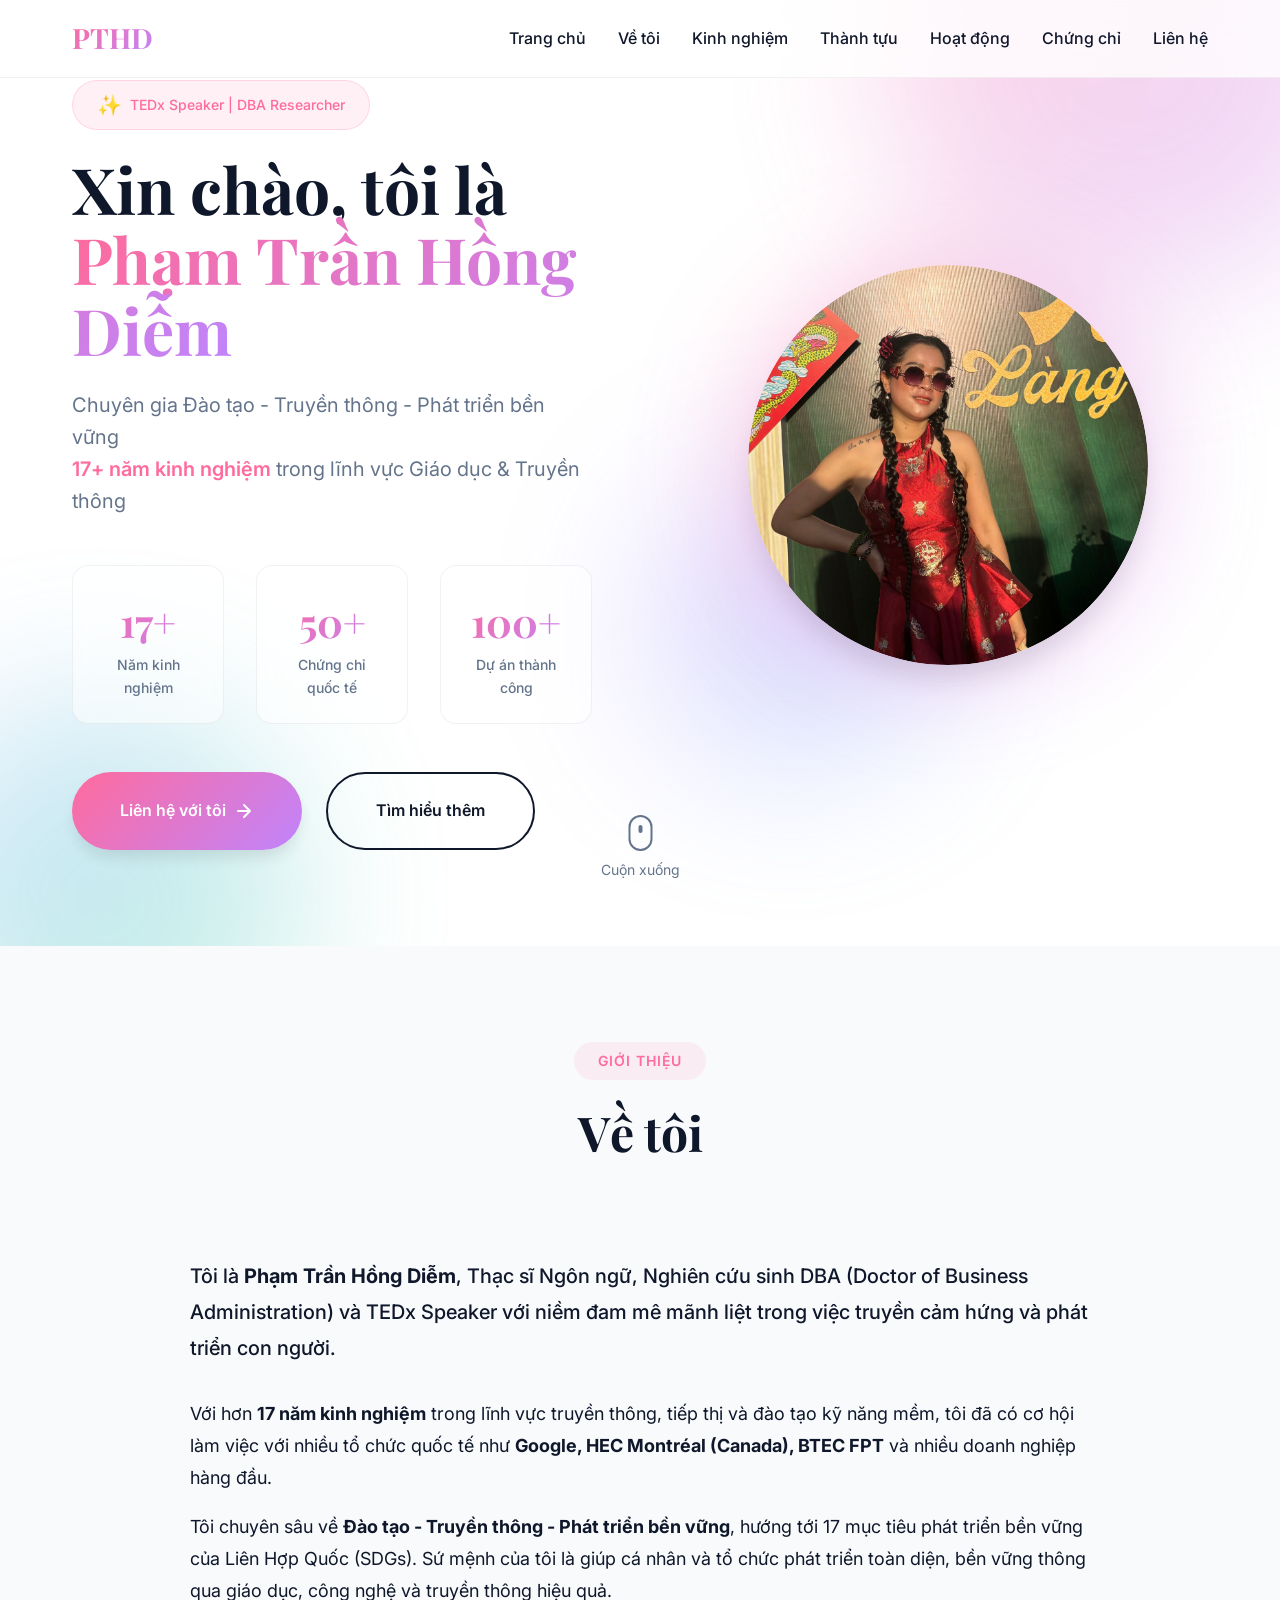
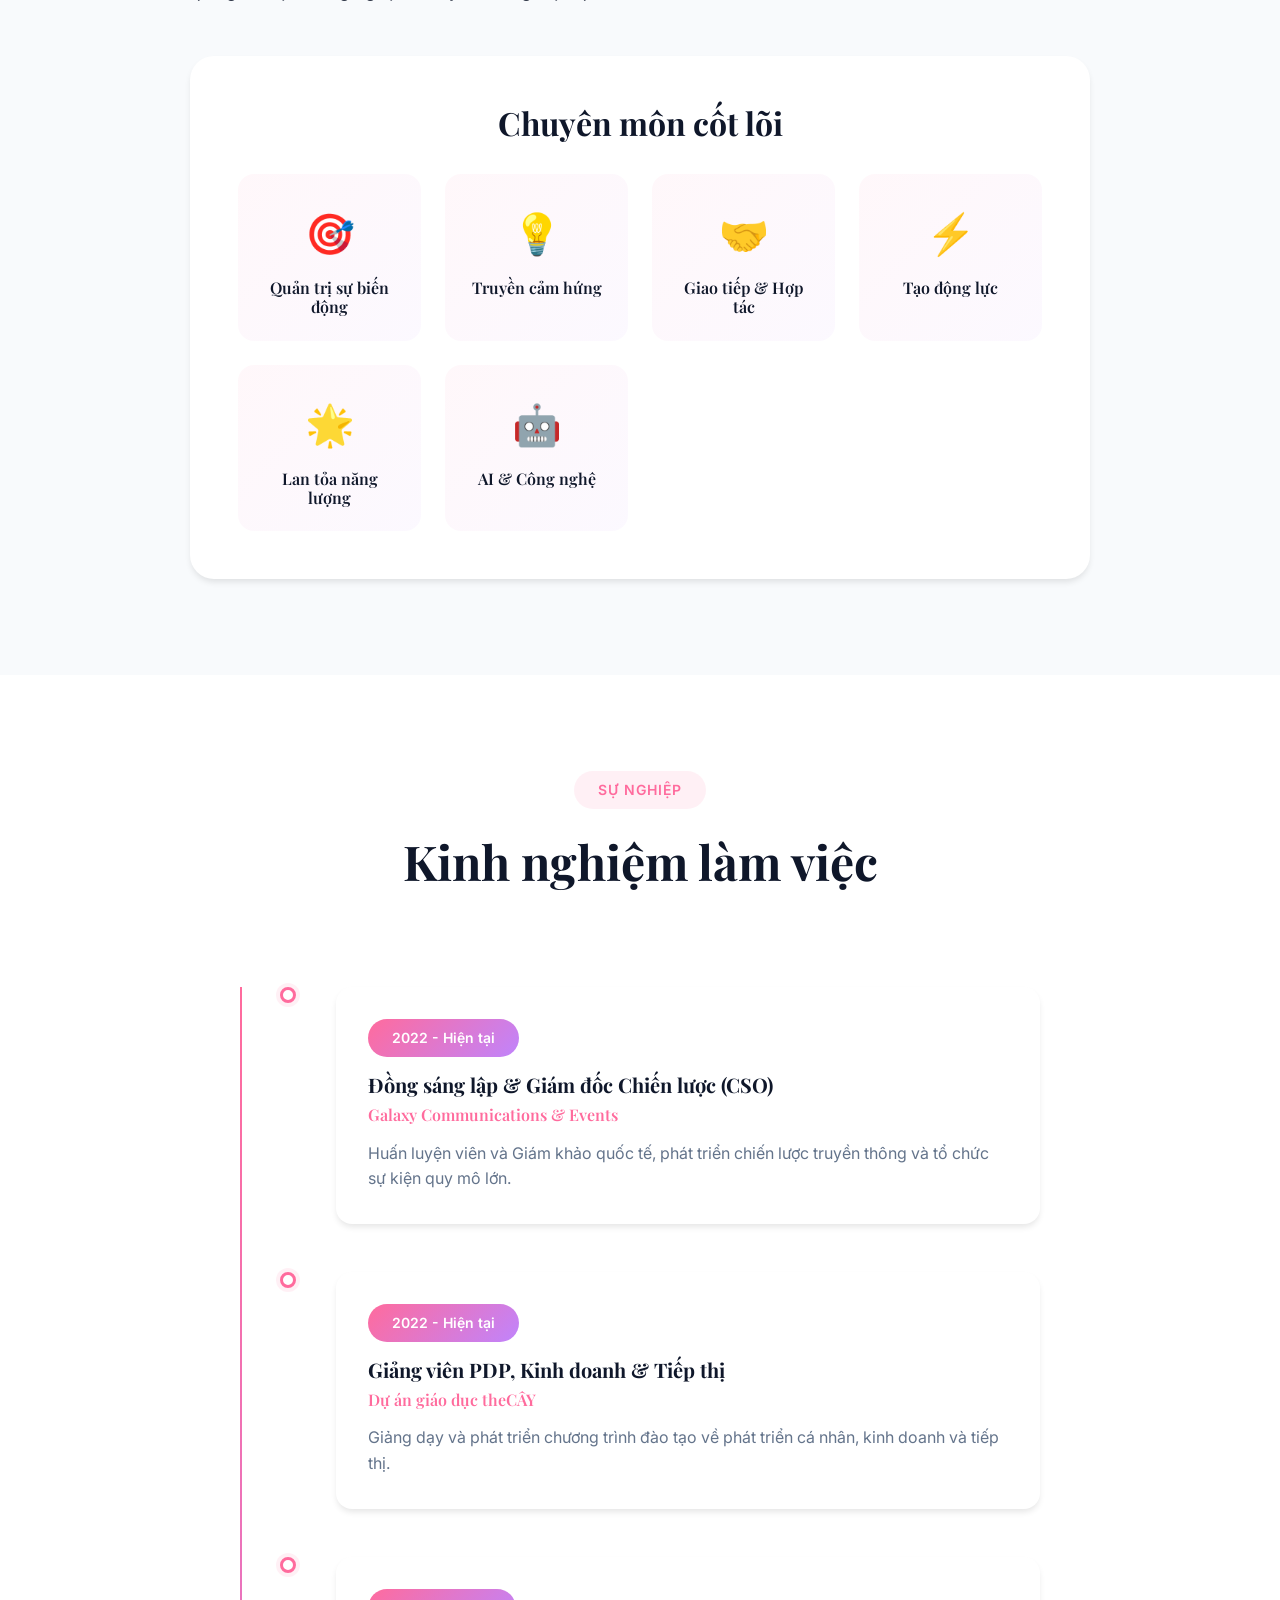
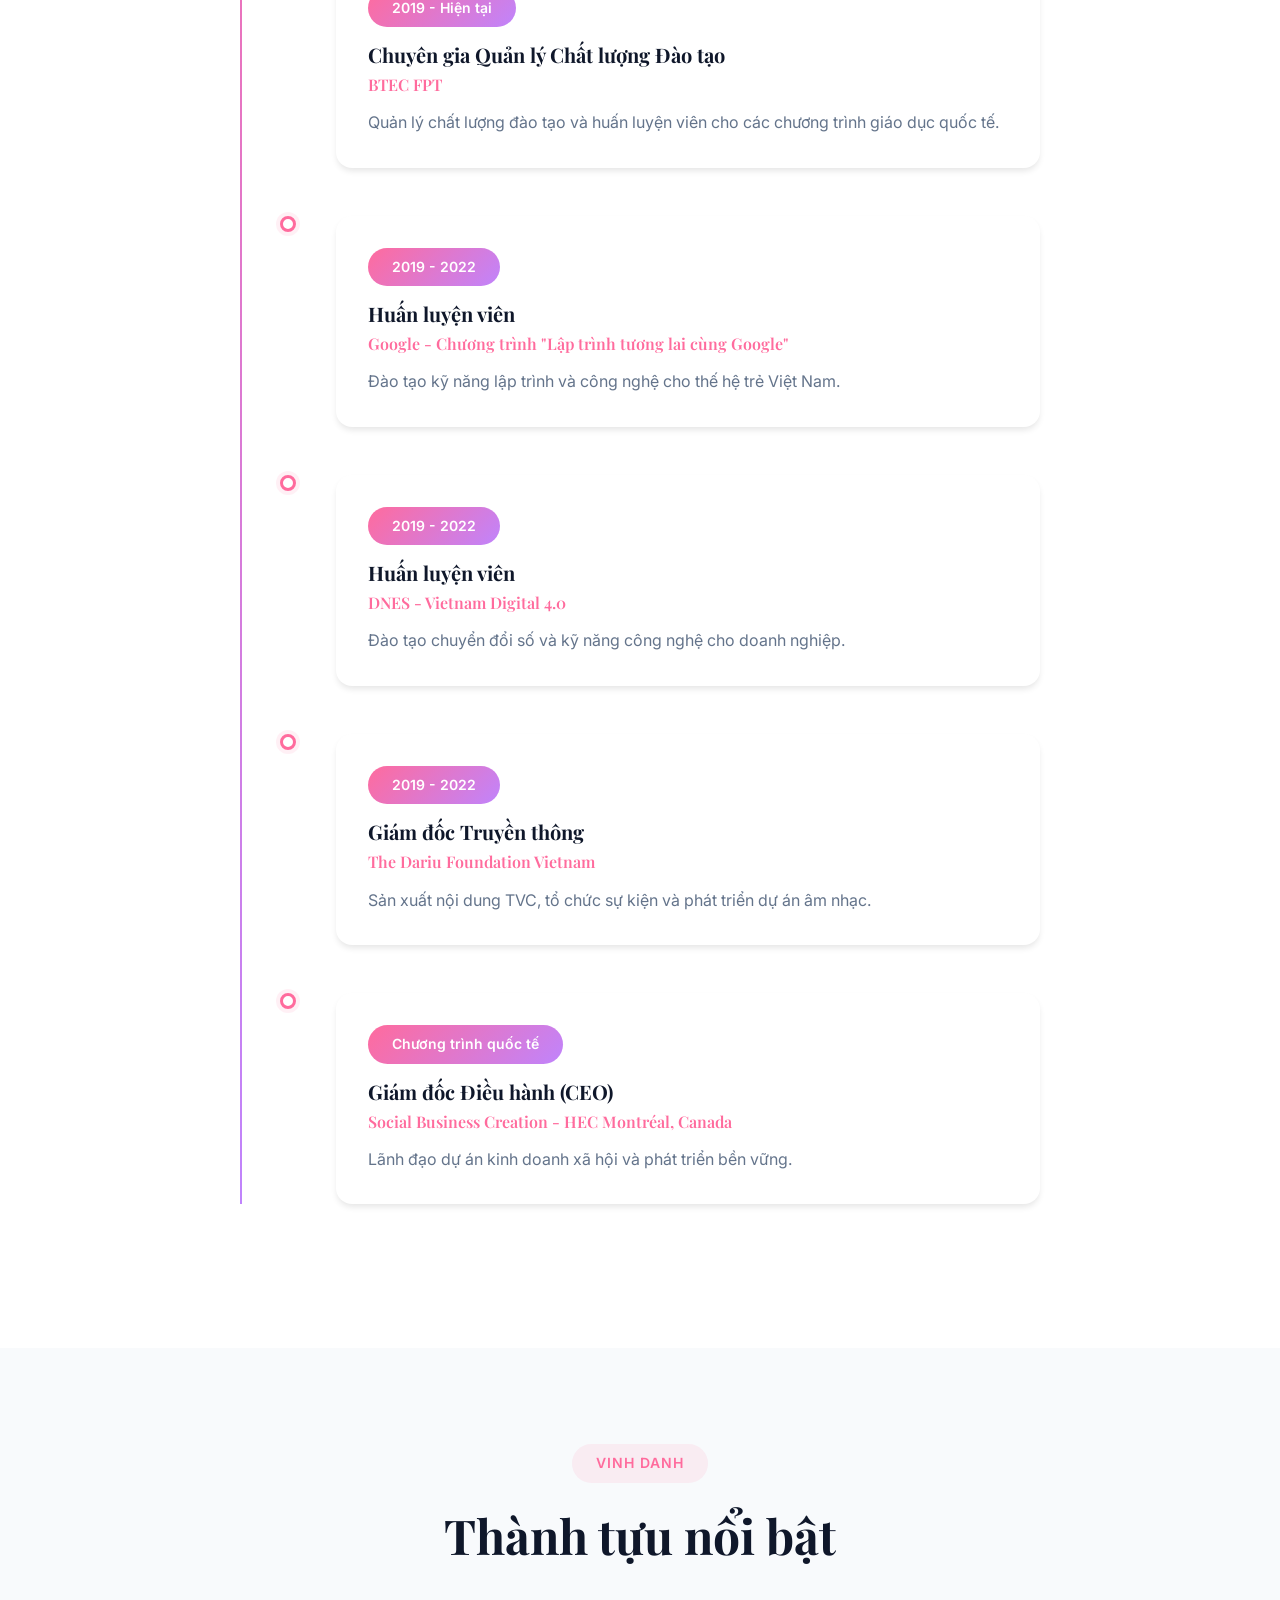
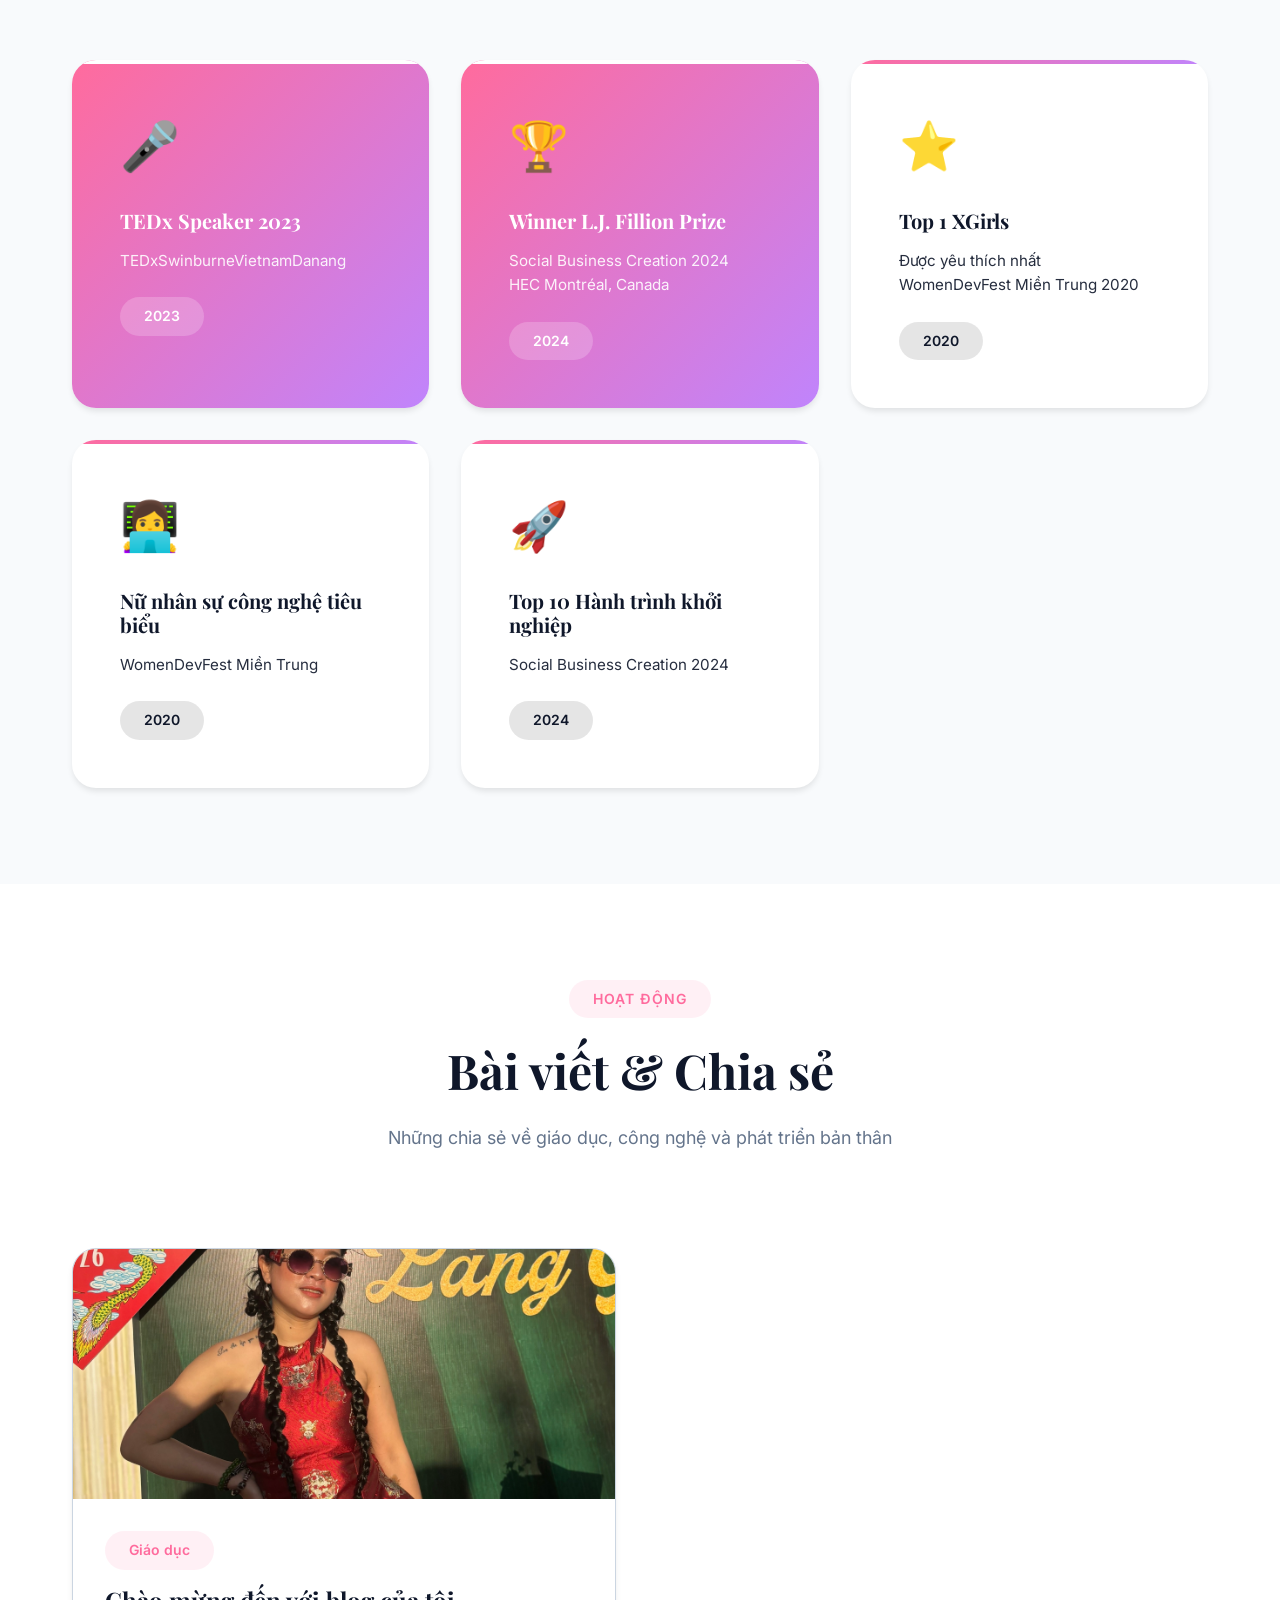
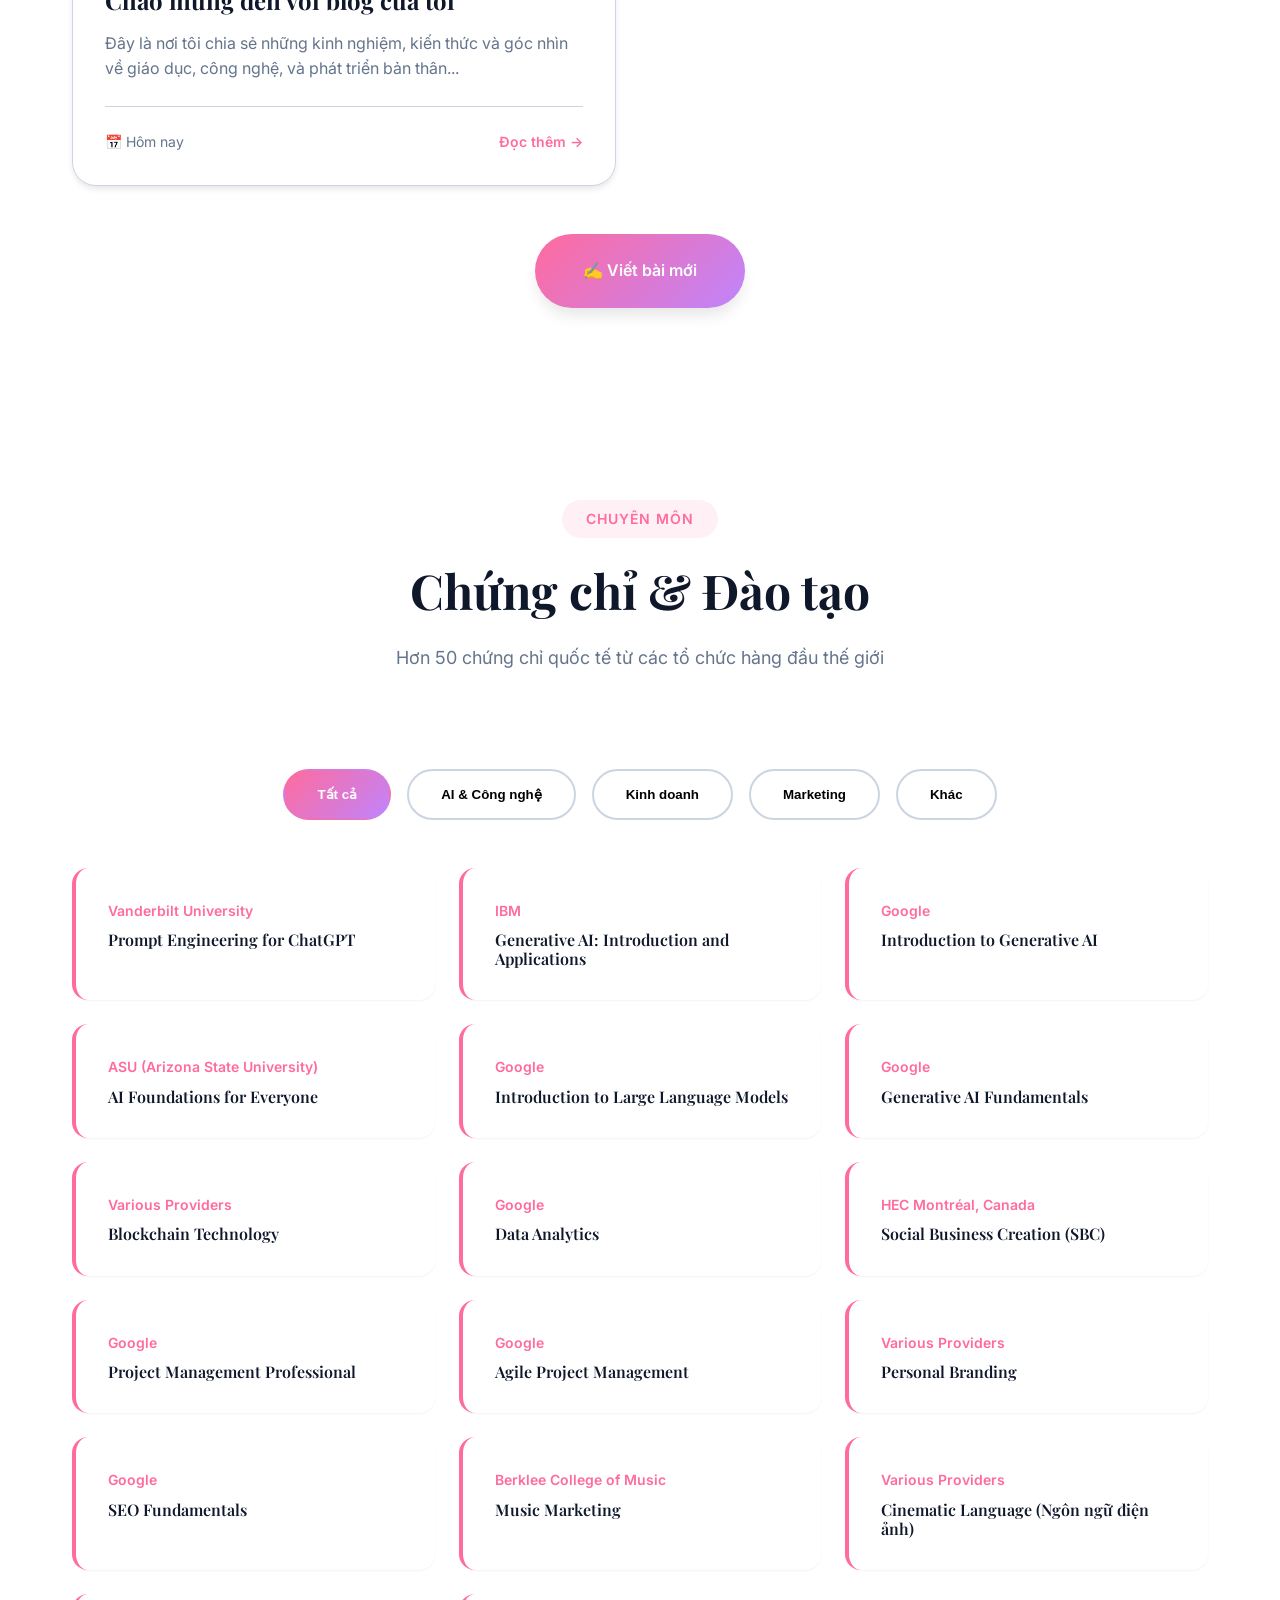
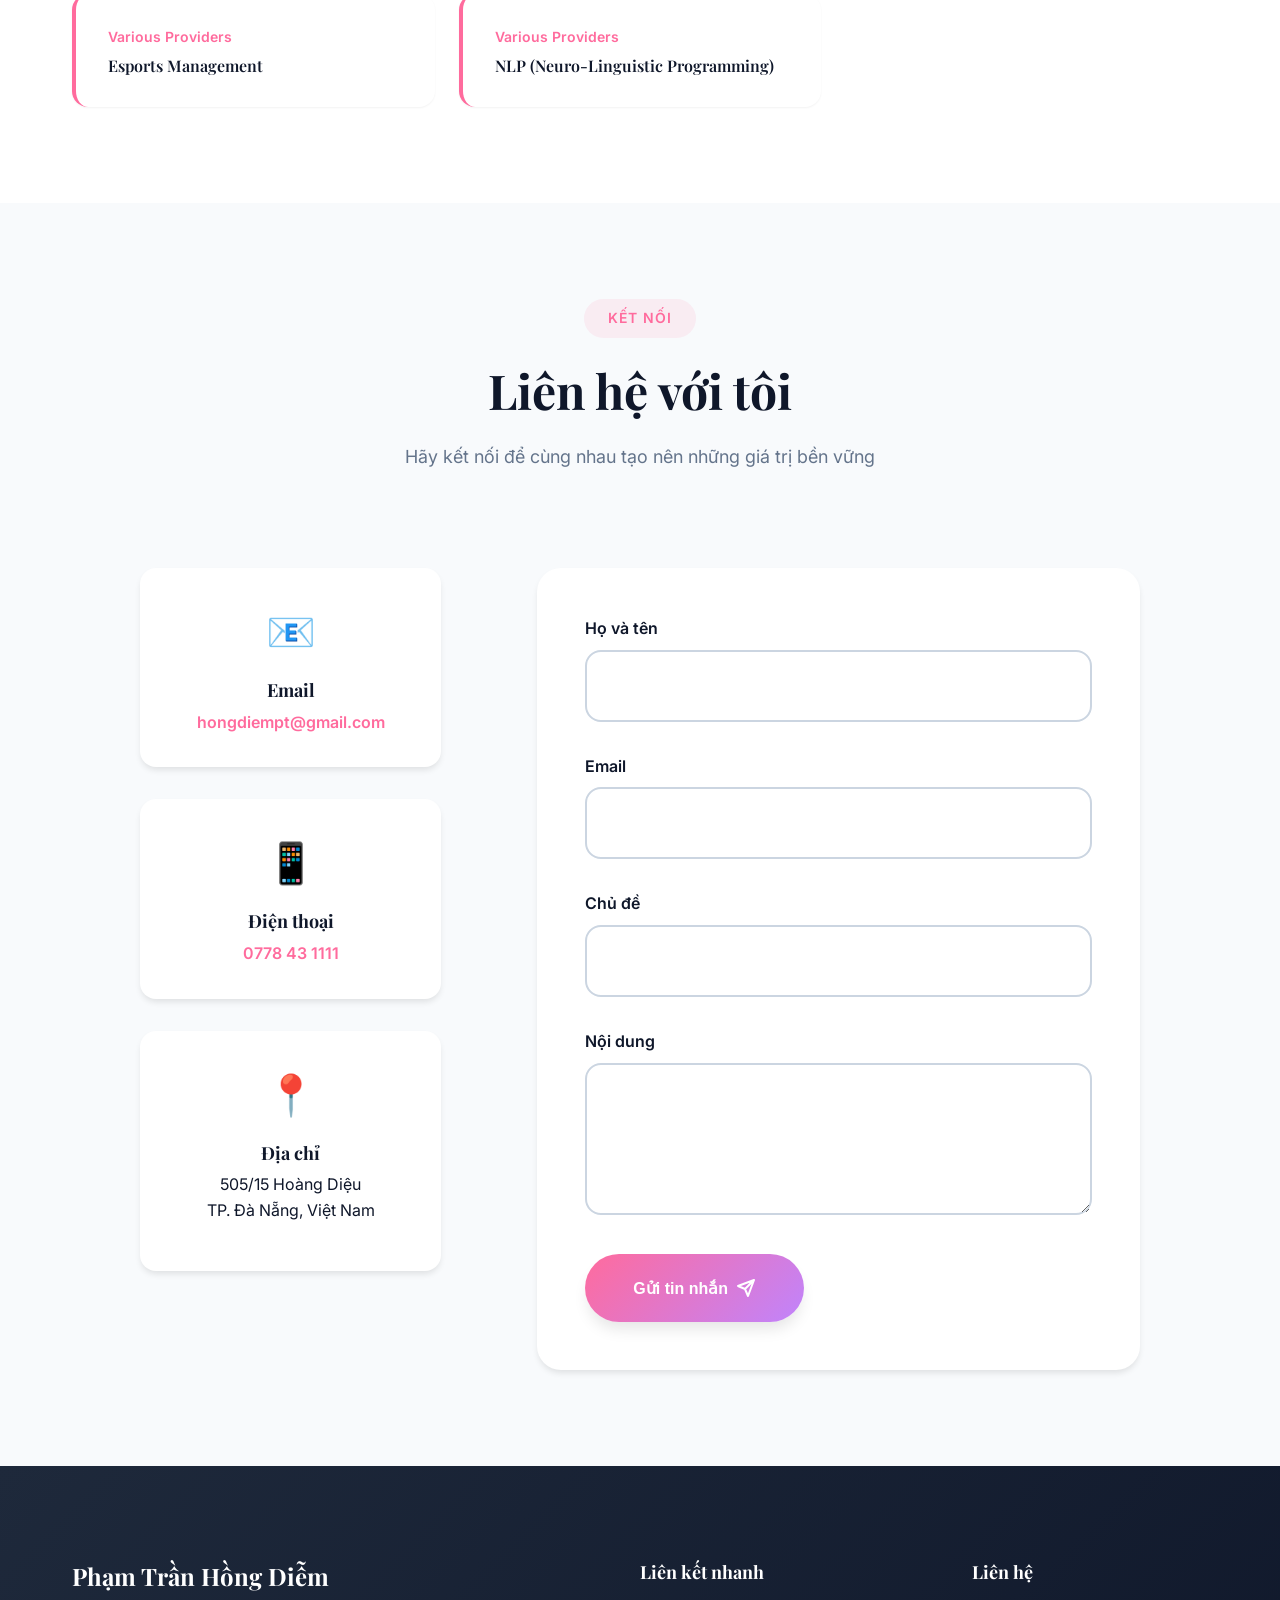
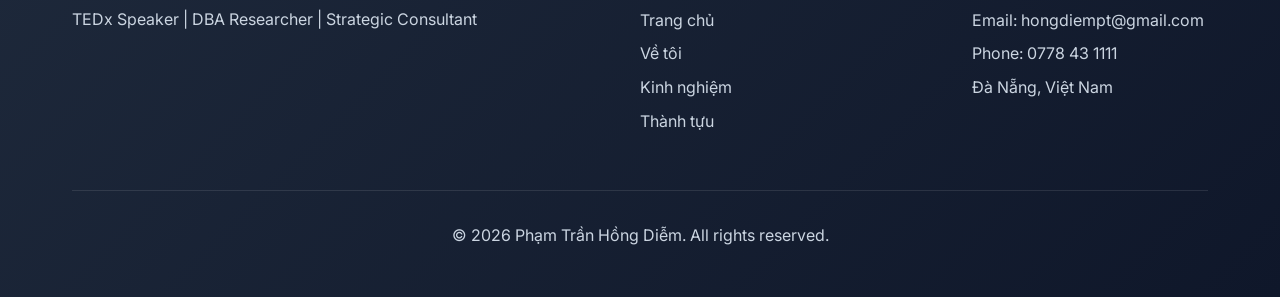
<file: index.html>
<!DOCTYPE html>
<html lang="vi">

<head>
    <meta charset="UTF-8">
    <meta name="viewport" content="width=device-width, initial-scale=1.0">
    <meta name="description"
        content="Phạm Trần Hồng Diễm - Chuyên gia Đào tạo, Truyền thông & Phát triển bền vững. TEDx Speaker, DBA Researcher với hơn 17 năm kinh nghiệm.">
    <meta name="keywords" content="Phạm Trần Hồng Diễm, TEDx Speaker, DBA, Đào tạo, Truyền thông, AI, Generative AI">
    <title>Phạm Trần Hồng Diễm | TEDx Speaker & Strategic Consultant</title>
    <link rel="preconnect" href="https://fonts.googleapis.com">
    <link rel="preconnect" href="https://fonts.gstatic.com" crossorigin>
    <link
        href="https://fonts.googleapis.com/css2?family=Inter:wght@300;400;500;600;700;800&family=Playfair+Display:wght@400;500;600;700&display=swap"
        rel="stylesheet">
    <link rel="stylesheet" href="styles.css">
</head>

<body>
    <!-- Navigation -->
    <nav class="navbar" id="navbar">
        <div class="container nav-container">
            <div class="logo">
                <span class="logo-text">PTHD</span>
            </div>
            <ul class="nav-menu" id="nav-menu">
                <li><a href="#home" class="nav-link">Trang chủ</a></li>
                <li><a href="#about" class="nav-link">Về tôi</a></li>
                <li><a href="#experience" class="nav-link">Kinh nghiệm</a></li>
                <li><a href="#achievements" class="nav-link">Thành tựu</a></li>
                <li><a href="#blog" class="nav-link">Hoạt động</a></li>
                <li><a href="#certifications" class="nav-link">Chứng chỉ</a></li>
                <li><a href="#contact" class="nav-link">Liên hệ</a></li>
            </ul>
            <div class="hamburger" id="hamburger">
                <span></span>
                <span></span>
                <span></span>
            </div>
        </div>
    </nav>

    <!-- Hero Section -->
    <section id="home" class="hero">
        <div class="hero-background">
            <div class="gradient-orb orb-1"></div>
            <div class="gradient-orb orb-2"></div>
            <div class="gradient-orb orb-3"></div>
        </div>
        <div class="container hero-container">
            <div class="hero-content">
                <div class="hero-badge">
                    <span class="badge-icon">✨</span>
                    <span>TEDx Speaker | DBA Researcher</span>
                </div>
                <h1 class="hero-title">
                    Xin chào, tôi là<br>
                    <span class="gradient-text">Phạm Trần Hồng Diễm</span>
                </h1>
                <p class="hero-subtitle">
                    Chuyên gia Đào tạo - Truyền thông - Phát triển bền vững<br>
                    <span class="highlight">17+ năm kinh nghiệm</span> trong lĩnh vực Giáo dục & Truyền thông
                </p>
                <div class="hero-stats">
                    <div class="stat-item">
                        <div class="stat-number">17+</div>
                        <div class="stat-label">Năm kinh nghiệm</div>
                    </div>
                    <div class="stat-item">
                        <div class="stat-number">50+</div>
                        <div class="stat-label">Chứng chỉ quốc tế</div>
                    </div>
                    <div class="stat-item">
                        <div class="stat-number">100+</div>
                        <div class="stat-label">Dự án thành công</div>
                    </div>
                </div>
                <div class="hero-cta">
                    <a href="#contact" class="btn btn-primary">
                        <span>Liên hệ với tôi</span>
                        <svg width="20" height="20" viewBox="0 0 20 20" fill="none">
                            <path d="M4 10H16M16 10L10 4M16 10L10 16" stroke="currentColor" stroke-width="2"
                                stroke-linecap="round" stroke-linejoin="round" />
                        </svg>
                    </a>
                    <a href="#about" class="btn btn-secondary">
                        <span>Tìm hiểu thêm</span>
                    </a>
                </div>
            </div>
            <div class="hero-image">
                <div class="image-wrapper">
                    <div class="image-glow"></div>
                    <div class="profile-placeholder">
                        <img src="images/profile_photo.jpg" alt="Phạm Trần Hồng Diễm" class="profile-img">
                    </div>
                </div>
            </div>
        </div>
        <div class="scroll-indicator">
            <div class="mouse">
                <div class="wheel"></div>
            </div>
            <p>Cuộn xuống</p>
        </div>
    </section>

    <!-- About Section -->
    <section id="about" class="about">
        <div class="container">
            <div class="section-header">
                <span class="section-tag">Giới thiệu</span>
                <h2 class="section-title">Về tôi</h2>
            </div>
            <div class="about-content">
                <div class="about-text">
                    <p class="lead">
                        Tôi là <strong>Phạm Trần Hồng Diễm</strong>, Thạc sĩ Ngôn ngữ, Nghiên cứu sinh DBA (Doctor of
                        Business Administration) và TEDx Speaker với niềm đam mê mãnh liệt trong việc truyền cảm hứng và
                        phát triển con người.
                    </p>
                    <p>
                        Với hơn <strong>17 năm kinh nghiệm</strong> trong lĩnh vực truyền thông, tiếp thị và đào tạo kỹ
                        năng mềm, tôi đã có cơ hội làm việc với nhiều tổ chức quốc tế như <strong>Google, HEC Montréal
                            (Canada), BTEC FPT</strong> và nhiều doanh nghiệp hàng đầu.
                    </p>
                    <p>
                        Tôi chuyên sâu về <strong>Đào tạo - Truyền thông - Phát triển bền vững</strong>, hướng tới 17
                        mục tiêu phát triển bền vững của Liên Hợp Quốc (SDGs). Sứ mệnh của tôi là giúp cá nhân và tổ
                        chức phát triển toàn diện, bền vững thông qua giáo dục, công nghệ và truyền thông hiệu quả.
                    </p>
                    <div class="skills-highlight">
                        <h3>Chuyên môn cốt lõi</h3>
                        <div class="skills-grid">
                            <div class="skill-card">
                                <div class="skill-icon">🎯</div>
                                <h4>Quản trị sự biến động</h4>
                            </div>
                            <div class="skill-card">
                                <div class="skill-icon">💡</div>
                                <h4>Truyền cảm hứng</h4>
                            </div>
                            <div class="skill-card">
                                <div class="skill-icon">🤝</div>
                                <h4>Giao tiếp & Hợp tác</h4>
                            </div>
                            <div class="skill-card">
                                <div class="skill-icon">⚡</div>
                                <h4>Tạo động lực</h4>
                            </div>
                            <div class="skill-card">
                                <div class="skill-icon">🌟</div>
                                <h4>Lan tỏa năng lượng</h4>
                            </div>
                            <div class="skill-card">
                                <div class="skill-icon">🤖</div>
                                <h4>AI & Công nghệ</h4>
                            </div>
                        </div>
                    </div>
                </div>
            </div>
        </div>
    </section>

    <!-- Experience Section -->
    <section id="experience" class="experience">
        <div class="container">
            <div class="section-header">
                <span class="section-tag">Sự nghiệp</span>
                <h2 class="section-title">Kinh nghiệm làm việc</h2>
            </div>
            <div class="timeline">
                <div class="timeline-item">
                    <div class="timeline-marker"></div>
                    <div class="timeline-content">
                        <span class="timeline-date">2022 - Hiện tại</span>
                        <h3>Đồng sáng lập & Giám đốc Chiến lược (CSO)</h3>
                        <h4>Galaxy Communications & Events</h4>
                        <p>Huấn luyện viên và Giám khảo quốc tế, phát triển chiến lược truyền thông và tổ chức sự kiện
                            quy mô lớn.</p>
                    </div>
                </div>
                <div class="timeline-item">
                    <div class="timeline-marker"></div>
                    <div class="timeline-content">
                        <span class="timeline-date">2022 - Hiện tại</span>
                        <h3>Giảng viên PDP, Kinh doanh & Tiếp thị</h3>
                        <h4>Dự án giáo dục theCÂY</h4>
                        <p>Giảng dạy và phát triển chương trình đào tạo về phát triển cá nhân, kinh doanh và tiếp thị.
                        </p>
                    </div>
                </div>
                <div class="timeline-item">
                    <div class="timeline-marker"></div>
                    <div class="timeline-content">
                        <span class="timeline-date">2019 - Hiện tại</span>
                        <h3>Chuyên gia Quản lý Chất lượng Đào tạo</h3>
                        <h4>BTEC FPT</h4>
                        <p>Quản lý chất lượng đào tạo và huấn luyện viên cho các chương trình giáo dục quốc tế.</p>
                    </div>
                </div>
                <div class="timeline-item">
                    <div class="timeline-marker"></div>
                    <div class="timeline-content">
                        <span class="timeline-date">2019 - 2022</span>
                        <h3>Huấn luyện viên</h3>
                        <h4>Google - Chương trình "Lập trình tương lai cùng Google"</h4>
                        <p>Đào tạo kỹ năng lập trình và công nghệ cho thế hệ trẻ Việt Nam.</p>
                    </div>
                </div>
                <div class="timeline-item">
                    <div class="timeline-marker"></div>
                    <div class="timeline-content">
                        <span class="timeline-date">2019 - 2022</span>
                        <h3>Huấn luyện viên</h3>
                        <h4>DNES - Vietnam Digital 4.0</h4>
                        <p>Đào tạo chuyển đổi số và kỹ năng công nghệ cho doanh nghiệp.</p>
                    </div>
                </div>
                <div class="timeline-item">
                    <div class="timeline-marker"></div>
                    <div class="timeline-content">
                        <span class="timeline-date">2019 - 2022</span>
                        <h3>Giám đốc Truyền thông</h3>
                        <h4>The Dariu Foundation Vietnam</h4>
                        <p>Sản xuất nội dung TVC, tổ chức sự kiện và phát triển dự án âm nhạc.</p>
                    </div>
                </div>
                <div class="timeline-item">
                    <div class="timeline-marker"></div>
                    <div class="timeline-content">
                        <span class="timeline-date">Chương trình quốc tế</span>
                        <h3>Giám đốc Điều hành (CEO)</h3>
                        <h4>Social Business Creation - HEC Montréal, Canada</h4>
                        <p>Lãnh đạo dự án kinh doanh xã hội và phát triển bền vững.</p>
                    </div>
                </div>
            </div>
        </div>
    </section>

    <!-- Achievements Section -->
    <section id="achievements" class="achievements">
        <div class="container">
            <div class="section-header">
                <span class="section-tag">Vinh danh</span>
                <h2 class="section-title">Thành tựu nổi bật</h2>
            </div>
            <div class="achievements-grid">
                <div class="achievement-card featured">
                    <div class="achievement-icon">🎤</div>
                    <h3>TEDx Speaker 2023</h3>
                    <p>TEDxSwinburneVietnamDanang</p>
                    <span class="achievement-year">2023</span>
                </div>
                <div class="achievement-card featured">
                    <div class="achievement-icon">🏆</div>
                    <h3>Winner L.J. Fillion Prize</h3>
                    <p>Social Business Creation 2024<br>HEC Montréal, Canada</p>
                    <span class="achievement-year">2024</span>
                </div>
                <div class="achievement-card">
                    <div class="achievement-icon">⭐</div>
                    <h3>Top 1 XGirls</h3>
                    <p>Được yêu thích nhất<br>WomenDevFest Miền Trung 2020</p>
                    <span class="achievement-year">2020</span>
                </div>
                <div class="achievement-card">
                    <div class="achievement-icon">👩‍💻</div>
                    <h3>Nữ nhân sự công nghệ tiêu biểu</h3>
                    <p>WomenDevFest Miền Trung</p>
                    <span class="achievement-year">2020</span>
                </div>
                <div class="achievement-card">
                    <div class="achievement-icon">🚀</div>
                    <h3>Top 10 Hành trình khởi nghiệp</h3>
                    <p>Social Business Creation 2024</p>
                    <span class="achievement-year">2024</span>
                </div>
            </div>
        </div>
    </section>

    <!-- Blog/Activities Section -->
    <section id="blog" class="blog">
        <div class="container">
            <div class="section-header">
                <span class="section-tag">Hoạt động</span>
                <h2 class="section-title">Bài viết & Chia sẻ</h2>
                <p class="section-description">Những chia sẻ về giáo dục, công nghệ và phát triển bản thân</p>
            </div>
            <div class="blog-grid" id="blog-grid">
                <!-- Blog posts will be loaded dynamically -->
                <div class="blog-card">
                    <div class="blog-thumbnail">
                        <img src="images/profile_photo.jpg" alt="Blog post">
                    </div>
                    <div class="blog-content">
                        <span class="blog-category">Giáo dục</span>
                        <h3>Chào mừng đến với blog của tôi</h3>
                        <p>Đây là nơi tôi chia sẻ những kinh nghiệm, kiến thức và góc nhìn về giáo dục, công nghệ, và
                            phát triển bản thân...</p>
                        <div class="blog-meta">
                            <span>📅 Hôm nay</span>
                            <a href="#" class="blog-read-more">Đọc thêm →</a>
                        </div>
                    </div>
                </div>
            </div>
            <div class="blog-cta">
                <a href="admin.html" class="btn btn-primary">✍️ Viết bài mới</a>
            </div>
        </div>
    </section>

    <!-- Certifications Section -->
    <section id="certifications" class="certifications">
        <div class="container">
            <div class="section-header">
                <span class="section-tag">Chuyên môn</span>
                <h2 class="section-title">Chứng chỉ & Đào tạo</h2>
                <p class="section-description">Hơn 50 chứng chỉ quốc tế từ các tổ chức hàng đầu thế giới</p>
            </div>
            <div class="cert-categories">
                <button class="cert-filter active" data-category="all">Tất cả</button>
                <button class="cert-filter" data-category="ai">AI & Công nghệ</button>
                <button class="cert-filter" data-category="business">Kinh doanh</button>
                <button class="cert-filter" data-category="marketing">Marketing</button>
                <button class="cert-filter" data-category="other">Khác</button>
            </div>
            <div class="cert-grid">
                <!-- AI & Technology -->
                <div class="cert-card" data-category="ai">
                    <div class="cert-provider">Vanderbilt University</div>
                    <h4>Prompt Engineering for ChatGPT</h4>
                </div>
                <div class="cert-card" data-category="ai">
                    <div class="cert-provider">IBM</div>
                    <h4>Generative AI: Introduction and Applications</h4>
                </div>
                <div class="cert-card" data-category="ai">
                    <div class="cert-provider">Google</div>
                    <h4>Introduction to Generative AI</h4>
                </div>
                <div class="cert-card" data-category="ai">
                    <div class="cert-provider">ASU (Arizona State University)</div>
                    <h4>AI Foundations for Everyone</h4>
                </div>
                <div class="cert-card" data-category="ai">
                    <div class="cert-provider">Google</div>
                    <h4>Introduction to Large Language Models</h4>
                </div>
                <div class="cert-card" data-category="ai">
                    <div class="cert-provider">Google</div>
                    <h4>Generative AI Fundamentals</h4>
                </div>
                <div class="cert-card" data-category="ai">
                    <div class="cert-provider">Various Providers</div>
                    <h4>Blockchain Technology</h4>
                </div>
                <div class="cert-card" data-category="ai">
                    <div class="cert-provider">Google</div>
                    <h4>Data Analytics</h4>
                </div>

                <!-- Business & Management -->
                <div class="cert-card" data-category="business">
                    <div class="cert-provider">HEC Montréal, Canada</div>
                    <h4>Social Business Creation (SBC)</h4>
                </div>
                <div class="cert-card" data-category="business">
                    <div class="cert-provider">Google</div>
                    <h4>Project Management Professional</h4>
                </div>
                <div class="cert-card" data-category="business">
                    <div class="cert-provider">Google</div>
                    <h4>Agile Project Management</h4>
                </div>
                <div class="cert-card" data-category="business">
                    <div class="cert-provider">Various Providers</div>
                    <h4>Personal Branding</h4>
                </div>

                <!-- Marketing -->
                <div class="cert-card" data-category="marketing">
                    <div class="cert-provider">Google</div>
                    <h4>SEO Fundamentals</h4>
                </div>
                <div class="cert-card" data-category="marketing">
                    <div class="cert-provider">Berklee College of Music</div>
                    <h4>Music Marketing</h4>
                </div>

                <!-- Other -->
                <div class="cert-card" data-category="other">
                    <div class="cert-provider">Various Providers</div>
                    <h4>Cinematic Language (Ngôn ngữ điện ảnh)</h4>
                </div>
                <div class="cert-card" data-category="other">
                    <div class="cert-provider">Various Providers</div>
                    <h4>Esports Management</h4>
                </div>
                <div class="cert-card" data-category="other">
                    <div class="cert-provider">Various Providers</div>
                    <h4>NLP (Neuro-Linguistic Programming)</h4>
                </div>
            </div>
        </div>
    </section>

    <!-- Contact Section -->
    <section id="contact" class="contact">
        <div class="container">
            <div class="section-header">
                <span class="section-tag">Kết nối</span>
                <h2 class="section-title">Liên hệ với tôi</h2>
                <p class="section-description">Hãy kết nối để cùng nhau tạo nên những giá trị bền vững</p>
            </div>
            <div class="contact-content">
                <div class="contact-info">
                    <div class="contact-card">
                        <div class="contact-icon">📧</div>
                        <h4>Email</h4>
                        <a href="mailto:hongdiempt@gmail.com">hongdiempt@gmail.com</a>
                    </div>
                    <div class="contact-card">
                        <div class="contact-icon">📱</div>
                        <h4>Điện thoại</h4>
                        <a href="tel:0778431111">0778 43 1111</a>
                    </div>
                    <div class="contact-card">
                        <div class="contact-icon">📍</div>
                        <h4>Địa chỉ</h4>
                        <p>505/15 Hoàng Diệu<br>TP. Đà Nẵng, Việt Nam</p>
                    </div>
                </div>
                <div class="contact-form-wrapper">
                    <form class="contact-form" id="contact-form">
                        <div class="form-group">
                            <label for="name">Họ và tên</label>
                            <input type="text" id="name" name="name" required>
                        </div>
                        <div class="form-group">
                            <label for="email">Email</label>
                            <input type="email" id="email" name="email" required>
                        </div>
                        <div class="form-group">
                            <label for="subject">Chủ đề</label>
                            <input type="text" id="subject" name="subject" required>
                        </div>
                        <div class="form-group">
                            <label for="message">Nội dung</label>
                            <textarea id="message" name="message" rows="5" required></textarea>
                        </div>
                        <button type="submit" class="btn btn-primary">
                            <span>Gửi tin nhắn</span>
                            <svg width="20" height="20" viewBox="0 0 20 20" fill="none">
                                <path d="M18 2L9 11M18 2L12 18L9 11M18 2L2 8L9 11" stroke="currentColor"
                                    stroke-width="2" stroke-linecap="round" stroke-linejoin="round" />
                            </svg>
                        </button>
                    </form>
                </div>
            </div>
        </div>
    </section>

    <!-- Footer -->
    <footer class="footer">
        <div class="container">
            <div class="footer-content">
                <div class="footer-brand">
                    <h3>Phạm Trần Hồng Diễm</h3>
                    <p>TEDx Speaker | DBA Researcher | Strategic Consultant</p>
                </div>
                <div class="footer-links">
                    <h4>Liên kết nhanh</h4>
                    <ul>
                        <li><a href="#home">Trang chủ</a></li>
                        <li><a href="#about">Về tôi</a></li>
                        <li><a href="#experience">Kinh nghiệm</a></li>
                        <li><a href="#achievements">Thành tựu</a></li>
                    </ul>
                </div>
                <div class="footer-contact">
                    <h4>Liên hệ</h4>
                    <p>Email: hongdiempt@gmail.com</p>
                    <p>Phone: 0778 43 1111</p>
                    <p>Đà Nẵng, Việt Nam</p>
                </div>
            </div>
            <div class="footer-bottom">
                <p>&copy; 2026 Phạm Trần Hồng Diễm. All rights reserved.</p>
            </div>
        </div>
    </footer>

    <script src="script.js"></script>
</body>

</html>
</file>
<file: styles.css>
/* ===== CSS Variables & Design System ===== */
:root {
    /* Colors */
    --color-primary: #FF6B9D;
    --color-primary-light: #FFB4D0;
    --color-primary-dark: #E84A7F;
    --color-secondary: #C084FC;
    --color-secondary-light: #E9D5FF;
    --color-accent: #60A5FA;
    --color-success: #34D399;

    /* Neutrals */
    --color-dark: #0F172A;
    --color-dark-light: #1E293B;
    --color-gray: #64748B;
    --color-gray-light: #CBD5E1;
    --color-white: #FFFFFF;
    --color-off-white: #F8FAFC;

    /* Gradients */
    --gradient-primary: linear-gradient(135deg, #FF6B9D 0%, #C084FC 100%);
    --gradient-secondary: linear-gradient(135deg, #60A5FA 0%, #34D399 100%);
    --gradient-dark: linear-gradient(135deg, #1E293B 0%, #0F172A 100%);

    /* Typography */
    --font-primary: 'Inter', -apple-system, BlinkMacSystemFont, 'Segoe UI', sans-serif;
    --font-display: 'Playfair Display', Georgia, serif;

    /* Spacing */
    --spacing-xs: 0.5rem;
    --spacing-sm: 1rem;
    --spacing-md: 1.5rem;
    --spacing-lg: 2rem;
    --spacing-xl: 3rem;
    --spacing-2xl: 4rem;
    --spacing-3xl: 6rem;

    /* Border Radius */
    --radius-sm: 0.5rem;
    --radius-md: 1rem;
    --radius-lg: 1.5rem;
    --radius-xl: 2rem;
    --radius-full: 9999px;

    /* Shadows */
    --shadow-sm: 0 1px 2px 0 rgba(0, 0, 0, 0.05);
    --shadow-md: 0 4px 6px -1px rgba(0, 0, 0, 0.1);
    --shadow-lg: 0 10px 15px -3px rgba(0, 0, 0, 0.1);
    --shadow-xl: 0 20px 25px -5px rgba(0, 0, 0, 0.1);
    --shadow-glow: 0 0 40px rgba(255, 107, 157, 0.3);

    /* Transitions */
    --transition-fast: 150ms ease-in-out;
    --transition-base: 300ms ease-in-out;
    --transition-slow: 500ms ease-in-out;
}

/* ===== Reset & Base Styles ===== */
* {
    margin: 0;
    padding: 0;
    box-sizing: border-box;
}

html {
    scroll-behavior: smooth;
    font-size: 16px;
}

body {
    font-family: var(--font-primary);
    color: var(--color-dark);
    background-color: var(--color-white);
    line-height: 1.6;
    overflow-x: hidden;
}

/* ===== Typography ===== */
h1,
h2,
h3,
h4,
h5,
h6 {
    font-family: var(--font-display);
    font-weight: 700;
    line-height: 1.2;
    margin-bottom: var(--spacing-md);
}

h1 {
    font-size: clamp(2.5rem, 5vw, 4rem);
}

h2 {
    font-size: clamp(2rem, 4vw, 3rem);
}

h3 {
    font-size: clamp(1.5rem, 3vw, 2rem);
}

h4 {
    font-size: clamp(1.25rem, 2.5vw, 1.5rem);
}

p {
    margin-bottom: var(--spacing-sm);
}

a {
    color: inherit;
    text-decoration: none;
    transition: all var(--transition-base);
}

/* ===== Utility Classes ===== */
.container {
    max-width: 1200px;
    margin: 0 auto;
    padding: 0 var(--spacing-lg);
}

.gradient-text {
    background: var(--gradient-primary);
    -webkit-background-clip: text;
    -webkit-text-fill-color: transparent;
    background-clip: text;
}

.highlight {
    color: var(--color-primary);
    font-weight: 600;
}

/* ===== Navigation ===== */
.navbar {
    position: fixed;
    top: 0;
    left: 0;
    right: 0;
    z-index: 1000;
    background: rgba(255, 255, 255, 0.8);
    backdrop-filter: blur(20px);
    border-bottom: 1px solid rgba(0, 0, 0, 0.05);
    transition: all var(--transition-base);
}

.navbar.scrolled {
    background: rgba(255, 255, 255, 0.95);
    box-shadow: var(--shadow-md);
}

.nav-container {
    display: flex;
    justify-content: space-between;
    align-items: center;
    padding: var(--spacing-sm) var(--spacing-lg);
}

.logo-text {
    font-family: var(--font-display);
    font-size: 1.75rem;
    font-weight: 700;
    background: var(--gradient-primary);
    -webkit-background-clip: text;
    -webkit-text-fill-color: transparent;
    background-clip: text;
}

.nav-menu {
    display: flex;
    list-style: none;
    gap: var(--spacing-lg);
}

.nav-link {
    font-weight: 500;
    position: relative;
    padding: var(--spacing-xs) 0;
}

.nav-link::after {
    content: '';
    position: absolute;
    bottom: 0;
    left: 0;
    width: 0;
    height: 2px;
    background: var(--gradient-primary);
    transition: width var(--transition-base);
}

.nav-link:hover::after {
    width: 100%;
}

.hamburger {
    display: none;
    flex-direction: column;
    gap: 6px;
    cursor: pointer;
}

.hamburger span {
    width: 25px;
    height: 3px;
    background: var(--color-dark);
    border-radius: var(--radius-full);
    transition: all var(--transition-base);
}

/* ===== Hero Section ===== */
.hero {
    position: relative;
    min-height: 100vh;
    display: flex;
    align-items: center;
    padding-top: 80px;
    overflow: hidden;
}

.hero-background {
    position: absolute;
    top: 0;
    left: 0;
    right: 0;
    bottom: 0;
    z-index: -1;
    overflow: hidden;
}

.gradient-orb {
    position: absolute;
    border-radius: 50%;
    filter: blur(80px);
    opacity: 0.3;
    animation: float 20s ease-in-out infinite;
}

.orb-1 {
    width: 500px;
    height: 500px;
    background: var(--gradient-primary);
    top: -200px;
    right: -100px;
    animation-delay: 0s;
}

.orb-2 {
    width: 400px;
    height: 400px;
    background: var(--gradient-secondary);
    bottom: -150px;
    left: -100px;
    animation-delay: 5s;
}

.orb-3 {
    width: 300px;
    height: 300px;
    background: linear-gradient(135deg, #C084FC 0%, #60A5FA 100%);
    top: 50%;
    left: 50%;
    transform: translate(-50%, -50%);
    animation-delay: 10s;
}

@keyframes float {

    0%,
    100% {
        transform: translate(0, 0) scale(1);
    }

    33% {
        transform: translate(30px, -30px) scale(1.1);
    }

    66% {
        transform: translate(-20px, 20px) scale(0.9);
    }
}

.hero-container {
    display: grid;
    grid-template-columns: 1fr 1fr;
    gap: var(--spacing-3xl);
    align-items: center;
}

.hero-content {
    animation: fadeInUp 1s ease-out;
}

.hero-badge {
    display: inline-flex;
    align-items: center;
    gap: var(--spacing-xs);
    padding: var(--spacing-xs) var(--spacing-md);
    background: rgba(255, 107, 157, 0.1);
    border: 1px solid rgba(255, 107, 157, 0.2);
    border-radius: var(--radius-full);
    font-size: 0.875rem;
    font-weight: 500;
    color: var(--color-primary);
    margin-bottom: var(--spacing-md);
}

.badge-icon {
    font-size: 1.25rem;
}

.hero-title {
    margin-bottom: var(--spacing-md);
    line-height: 1.1;
}

.hero-subtitle {
    font-size: 1.25rem;
    color: var(--color-gray);
    margin-bottom: var(--spacing-xl);
    line-height: 1.6;
}

.hero-stats {
    display: grid;
    grid-template-columns: repeat(3, 1fr);
    gap: var(--spacing-lg);
    margin-bottom: var(--spacing-xl);
}

.stat-item {
    text-align: center;
    padding: var(--spacing-md);
    background: rgba(255, 255, 255, 0.5);
    border-radius: var(--radius-md);
    backdrop-filter: blur(10px);
    border: 1px solid rgba(0, 0, 0, 0.05);
}

.stat-number {
    font-family: var(--font-display);
    font-size: 2.5rem;
    font-weight: 700;
    background: var(--gradient-primary);
    -webkit-background-clip: text;
    -webkit-text-fill-color: transparent;
    background-clip: text;
}

.stat-label {
    font-size: 0.875rem;
    color: var(--color-gray);
    font-weight: 500;
}

.hero-cta {
    display: flex;
    gap: var(--spacing-md);
    flex-wrap: wrap;
}

.btn {
    display: inline-flex;
    align-items: center;
    gap: var(--spacing-xs);
    padding: var(--spacing-md) var(--spacing-xl);
    border-radius: var(--radius-full);
    font-weight: 600;
    font-size: 1rem;
    cursor: pointer;
    transition: all var(--transition-base);
    border: none;
    outline: none;
}

.btn-primary {
    background: var(--gradient-primary);
    color: var(--color-white);
    box-shadow: var(--shadow-lg);
}

.btn-primary:hover {
    transform: translateY(-2px);
    box-shadow: var(--shadow-xl), var(--shadow-glow);
}

.btn-secondary {
    background: transparent;
    color: var(--color-dark);
    border: 2px solid var(--color-dark);
}

.btn-secondary:hover {
    background: var(--color-dark);
    color: var(--color-white);
    transform: translateY(-2px);
}

.hero-image {
    position: relative;
    display: flex;
    justify-content: center;
    align-items: center;
    animation: fadeIn 1s ease-out 0.3s both;
}

.image-wrapper {
    position: relative;
    width: 400px;
    height: 400px;
}

.image-glow {
    position: absolute;
    top: 50%;
    left: 50%;
    transform: translate(-50%, -50%);
    width: 100%;
    height: 100%;
    background: var(--gradient-primary);
    border-radius: 50%;
    filter: blur(60px);
    opacity: 0.4;
    animation: pulse 3s ease-in-out infinite;
}

.profile-placeholder {
    position: relative;
    width: 100%;
    height: 100%;
    display: flex;
    justify-content: center;
    align-items: center;
    border-radius: 50%;
    overflow: hidden;
    box-shadow: var(--shadow-xl);
}

.profile-img {
    width: 100%;
    height: 100%;
    object-fit: cover;
    display: block;
    border-radius: 50%;
}

@keyframes pulse {

    0%,
    100% {
        opacity: 0.4;
        transform: translate(-50%, -50%) scale(1);
    }

    50% {
        opacity: 0.6;
        transform: translate(-50%, -50%) scale(1.05);
    }
}

.scroll-indicator {
    position: absolute;
    bottom: var(--spacing-xl);
    left: 50%;
    transform: translateX(-50%);
    display: flex;
    flex-direction: column;
    align-items: center;
    gap: var(--spacing-xs);
    color: var(--color-gray);
    font-size: 0.875rem;
    animation: bounce 2s ease-in-out infinite;
}

.mouse {
    width: 24px;
    height: 36px;
    border: 2px solid var(--color-gray);
    border-radius: var(--radius-full);
    position: relative;
}

.wheel {
    width: 4px;
    height: 8px;
    background: var(--color-gray);
    border-radius: var(--radius-full);
    position: absolute;
    top: 8px;
    left: 50%;
    transform: translateX(-50%);
    animation: scroll 1.5s ease-in-out infinite;
}

@keyframes scroll {
    0% {
        opacity: 1;
        transform: translateX(-50%) translateY(0);
    }

    100% {
        opacity: 0;
        transform: translateX(-50%) translateY(12px);
    }
}

@keyframes bounce {

    0%,
    100% {
        transform: translateX(-50%) translateY(0);
    }

    50% {
        transform: translateX(-50%) translateY(-10px);
    }
}

@keyframes fadeInUp {
    from {
        opacity: 0;
        transform: translateY(30px);
    }

    to {
        opacity: 1;
        transform: translateY(0);
    }
}

@keyframes fadeIn {
    from {
        opacity: 0;
    }

    to {
        opacity: 1;
    }
}

/* ===== Section Styles ===== */
section {
    padding: var(--spacing-3xl) 0;
}

.section-header {
    text-align: center;
    margin-bottom: var(--spacing-3xl);
}

.section-tag {
    display: inline-block;
    padding: var(--spacing-xs) var(--spacing-md);
    background: rgba(255, 107, 157, 0.1);
    color: var(--color-primary);
    border-radius: var(--radius-full);
    font-size: 0.875rem;
    font-weight: 600;
    text-transform: uppercase;
    letter-spacing: 1px;
    margin-bottom: var(--spacing-md);
}

.section-title {
    margin-bottom: var(--spacing-md);
}

.section-description {
    font-size: 1.125rem;
    color: var(--color-gray);
    max-width: 600px;
    margin: 0 auto;
}

/* ===== About Section ===== */
.about {
    background: var(--color-off-white);
}

.about-content {
    max-width: 900px;
    margin: 0 auto;
}

.about-text {
    font-size: 1.125rem;
    line-height: 1.8;
}

.lead {
    font-size: 1.25rem;
    font-weight: 500;
    color: var(--color-dark);
    margin-bottom: var(--spacing-lg);
}

.skills-highlight {
    margin-top: var(--spacing-xl);
    padding: var(--spacing-xl);
    background: var(--color-white);
    border-radius: var(--radius-lg);
    box-shadow: var(--shadow-md);
}

.skills-highlight h3 {
    text-align: center;
    margin-bottom: var(--spacing-lg);
}

.skills-grid {
    display: grid;
    grid-template-columns: repeat(auto-fit, minmax(150px, 1fr));
    gap: var(--spacing-md);
}

.skill-card {
    text-align: center;
    padding: var(--spacing-md);
    background: linear-gradient(135deg, rgba(255, 107, 157, 0.05), rgba(192, 132, 252, 0.05));
    border-radius: var(--radius-md);
    transition: all var(--transition-base);
}

.skill-card:hover {
    transform: translateY(-5px);
    box-shadow: var(--shadow-lg);
}

.skill-icon {
    font-size: 2.5rem;
    margin-bottom: var(--spacing-xs);
}

.skill-card h4 {
    font-size: 1rem;
    font-weight: 600;
    margin: 0;
}

/* ===== Experience Section ===== */
.timeline {
    position: relative;
    max-width: 800px;
    margin: 0 auto;
    padding-left: var(--spacing-xl);
}

.timeline::before {
    content: '';
    position: absolute;
    left: 0;
    top: 0;
    bottom: 0;
    width: 2px;
    background: var(--gradient-primary);
}

.timeline-item {
    position: relative;
    margin-bottom: var(--spacing-xl);
    padding-left: var(--spacing-xl);
}

.timeline-marker {
    position: absolute;
    left: -8px;
    top: 0;
    width: 16px;
    height: 16px;
    background: var(--color-white);
    border: 3px solid var(--color-primary);
    border-radius: 50%;
    box-shadow: 0 0 0 4px rgba(255, 107, 157, 0.1);
}

.timeline-content {
    background: var(--color-white);
    padding: var(--spacing-lg);
    border-radius: var(--radius-md);
    box-shadow: var(--shadow-md);
    transition: all var(--transition-base);
}

.timeline-content:hover {
    transform: translateX(10px);
    box-shadow: var(--shadow-lg);
}

.timeline-date {
    display: inline-block;
    padding: var(--spacing-xs) var(--spacing-md);
    background: var(--gradient-primary);
    color: var(--color-white);
    border-radius: var(--radius-full);
    font-size: 0.875rem;
    font-weight: 600;
    margin-bottom: var(--spacing-sm);
}

.timeline-content h3 {
    font-size: 1.25rem;
    margin-bottom: var(--spacing-xs);
}

.timeline-content h4 {
    font-size: 1rem;
    color: var(--color-primary);
    font-weight: 600;
    margin-bottom: var(--spacing-sm);
}

.timeline-content p {
    color: var(--color-gray);
    margin: 0;
}

/* ===== Achievements Section ===== */
.achievements {
    background: var(--color-off-white);
}

.achievements-grid {
    display: grid;
    grid-template-columns: repeat(auto-fit, minmax(280px, 1fr));
    gap: var(--spacing-lg);
}

.achievement-card {
    position: relative;
    padding: var(--spacing-xl);
    background: var(--color-white);
    border-radius: var(--radius-lg);
    box-shadow: var(--shadow-md);
    transition: all var(--transition-base);
    overflow: hidden;
}

.achievement-card::before {
    content: '';
    position: absolute;
    top: 0;
    left: 0;
    right: 0;
    height: 4px;
    background: var(--gradient-primary);
}

.achievement-card.featured {
    background: var(--gradient-primary);
    color: var(--color-white);
}

.achievement-card.featured::before {
    background: var(--color-white);
}

.achievement-card:hover {
    transform: translateY(-10px);
    box-shadow: var(--shadow-xl);
}

.achievement-icon {
    font-size: 3rem;
    margin-bottom: var(--spacing-md);
}

.achievement-card h3 {
    font-size: 1.25rem;
    margin-bottom: var(--spacing-sm);
}

.achievement-card p {
    font-size: 0.95rem;
    opacity: 0.9;
    margin-bottom: var(--spacing-md);
}

.achievement-year {
    display: inline-block;
    padding: var(--spacing-xs) var(--spacing-md);
    background: rgba(0, 0, 0, 0.1);
    border-radius: var(--radius-full);
    font-size: 0.875rem;
    font-weight: 600;
}

.achievement-card.featured .achievement-year {
    background: rgba(255, 255, 255, 0.2);
}

/* ===== Blog Section ===== */
.blog {
    background: var(--color-white);
}

.blog-grid {
    display: grid;
    grid-template-columns: repeat(auto-fill, minmax(350px, 1fr));
    gap: var(--spacing-xl);
    margin-bottom: var(--spacing-xl);
}

.blog-card {
    background: var(--color-white);
    border-radius: var(--radius-lg);
    overflow: hidden;
    box-shadow: var(--shadow-md);
    transition: all var(--transition-base);
    border: 1px solid var(--color-gray-light);
}

.blog-card:hover {
    transform: translateY(-10px);
    box-shadow: var(--shadow-xl);
}

.blog-thumbnail {
    width: 100%;
    height: 250px;
    overflow: hidden;
}

.blog-thumbnail img {
    width: 100%;
    height: 100%;
    object-fit: cover;
    transition: transform var(--transition-slow);
}

.blog-card:hover .blog-thumbnail img {
    transform: scale(1.1);
}

.blog-content {
    padding: var(--spacing-lg);
}

.blog-category {
    display: inline-block;
    padding: var(--spacing-xs) var(--spacing-md);
    background: rgba(255, 107, 157, 0.1);
    color: var(--color-primary);
    border-radius: var(--radius-full);
    font-size: 0.875rem;
    font-weight: 600;
    margin-bottom: var(--spacing-sm);
}

.blog-content h3 {
    font-size: 1.5rem;
    margin-bottom: var(--spacing-sm);
    color: var(--color-dark);
}

.blog-content p {
    color: var(--color-gray);
    margin-bottom: var(--spacing-md);
    line-height: 1.6;
}

.blog-meta {
    display: flex;
    justify-content: space-between;
    align-items: center;
    padding-top: var(--spacing-md);
    border-top: 1px solid var(--color-gray-light);
    font-size: 0.875rem;
    color: var(--color-gray);
}

.blog-read-more {
    color: var(--color-primary);
    font-weight: 600;
    transition: all var(--transition-base);
}

.blog-read-more:hover {
    color: var(--color-primary-dark);
}

.blog-cta {
    text-align: center;
    margin-top: var(--spacing-xl);
}

/* ===== Certifications Section ===== */
.cert-categories {
    display: flex;
    justify-content: center;
    gap: var(--spacing-sm);
    margin-bottom: var(--spacing-xl);
    flex-wrap: wrap;
}

.cert-filter {
    padding: var(--spacing-sm) var(--spacing-lg);
    background: transparent;
    border: 2px solid var(--color-gray-light);
    border-radius: var(--radius-full);
    font-weight: 600;
    cursor: pointer;
    transition: all var(--transition-base);
}

.cert-filter:hover,
.cert-filter.active {
    background: var(--gradient-primary);
    color: var(--color-white);
    border-color: transparent;
}

.cert-grid {
    display: grid;
    grid-template-columns: repeat(auto-fill, minmax(280px, 1fr));
    gap: var(--spacing-md);
}

.cert-card {
    padding: var(--spacing-lg);
    background: var(--color-white);
    border-radius: var(--radius-md);
    box-shadow: var(--shadow-sm);
    border-left: 4px solid var(--color-primary);
    transition: all var(--transition-base);
}

.cert-card:hover {
    transform: translateY(-5px);
    box-shadow: var(--shadow-lg);
    border-left-width: 6px;
}

.cert-provider {
    font-size: 0.875rem;
    color: var(--color-primary);
    font-weight: 600;
    margin-bottom: var(--spacing-xs);
}

.cert-card h4 {
    font-size: 1rem;
    font-weight: 600;
    margin: 0;
    color: var(--color-dark);
}

/* ===== Contact Section ===== */
.contact {
    background: var(--color-off-white);
}

.contact-content {
    display: grid;
    grid-template-columns: 1fr 2fr;
    gap: var(--spacing-3xl);
    max-width: 1000px;
    margin: 0 auto;
}

.contact-info {
    display: flex;
    flex-direction: column;
    gap: var(--spacing-lg);
}

.contact-card {
    padding: var(--spacing-lg);
    background: var(--color-white);
    border-radius: var(--radius-md);
    box-shadow: var(--shadow-md);
    text-align: center;
    transition: all var(--transition-base);
}

.contact-card:hover {
    transform: translateY(-5px);
    box-shadow: var(--shadow-lg);
}

.contact-icon {
    font-size: 2.5rem;
    margin-bottom: var(--spacing-sm);
}

.contact-card h4 {
    font-size: 1.125rem;
    margin-bottom: var(--spacing-xs);
}

.contact-card a {
    color: var(--color-primary);
    font-weight: 600;
}

.contact-card a:hover {
    text-decoration: underline;
}

.contact-form-wrapper {
    background: var(--color-white);
    padding: var(--spacing-xl);
    border-radius: var(--radius-lg);
    box-shadow: var(--shadow-md);
}

.form-group {
    margin-bottom: var(--spacing-lg);
}

.form-group label {
    display: block;
    font-weight: 600;
    margin-bottom: var(--spacing-xs);
    color: var(--color-dark);
}

.form-group input,
.form-group textarea {
    width: 100%;
    padding: var(--spacing-md);
    border: 2px solid var(--color-gray-light);
    border-radius: var(--radius-md);
    font-family: var(--font-primary);
    font-size: 1rem;
    transition: all var(--transition-base);
}

.form-group input:focus,
.form-group textarea:focus {
    outline: none;
    border-color: var(--color-primary);
    box-shadow: 0 0 0 4px rgba(255, 107, 157, 0.1);
}

.form-group textarea {
    resize: vertical;
    min-height: 120px;
}

/* ===== Footer ===== */
.footer {
    background: var(--gradient-dark);
    color: var(--color-white);
    padding: var(--spacing-3xl) 0 var(--spacing-lg);
}

.footer-content {
    display: grid;
    grid-template-columns: 2fr 1fr 1fr;
    gap: var(--spacing-3xl);
    margin-bottom: var(--spacing-xl);
}

.footer-brand h3 {
    font-size: 1.5rem;
    margin-bottom: var(--spacing-sm);
}

.footer-brand p {
    color: var(--color-gray-light);
}

.footer-links h4,
.footer-contact h4 {
    margin-bottom: var(--spacing-md);
    font-size: 1.125rem;
}

.footer-links ul {
    list-style: none;
}

.footer-links li {
    margin-bottom: var(--spacing-xs);
}

.footer-links a {
    color: var(--color-gray-light);
    transition: color var(--transition-base);
}

.footer-links a:hover {
    color: var(--color-white);
}

.footer-contact p {
    color: var(--color-gray-light);
    margin-bottom: var(--spacing-xs);
}

.footer-bottom {
    text-align: center;
    padding-top: var(--spacing-lg);
    border-top: 1px solid rgba(255, 255, 255, 0.1);
    color: var(--color-gray-light);
}

/* ===== Responsive Design ===== */
@media (max-width: 968px) {
    .hero-container {
        grid-template-columns: 1fr;
        gap: var(--spacing-xl);
    }

    .hero-image {
        order: -1;
    }

    .image-wrapper {
        width: 300px;
        height: 300px;
    }

    .hero-stats {
        grid-template-columns: repeat(3, 1fr);
    }

    .contact-content {
        grid-template-columns: 1fr;
    }

    .footer-content {
        grid-template-columns: 1fr;
        gap: var(--spacing-xl);
    }
}

@media (max-width: 768px) {
    .nav-menu {
        position: fixed;
        top: 70px;
        left: -100%;
        flex-direction: column;
        background: var(--color-white);
        width: 100%;
        padding: var(--spacing-lg);
        box-shadow: var(--shadow-lg);
        transition: left var(--transition-base);
    }

    .nav-menu.active {
        left: 0;
    }

    .hamburger {
        display: flex;
    }

    .hero-stats {
        grid-template-columns: 1fr;
    }

    .hero-cta {
        flex-direction: column;
    }

    .btn {
        width: 100%;
        justify-content: center;
    }

    .timeline {
        padding-left: var(--spacing-md);
    }

    .timeline-item {
        padding-left: var(--spacing-lg);
    }

    .achievements-grid {
        grid-template-columns: 1fr;
    }

    .cert-grid {
        grid-template-columns: 1fr;
    }

    .blog-grid {
        grid-template-columns: 1fr;
    }
}

@media (max-width: 480px) {
    :root {
        --spacing-3xl: 3rem;
    }

    .container {
        padding: 0 var(--spacing-sm);
    }

    .image-wrapper {
        width: 250px;
        height: 250px;
    }
}
</file>
